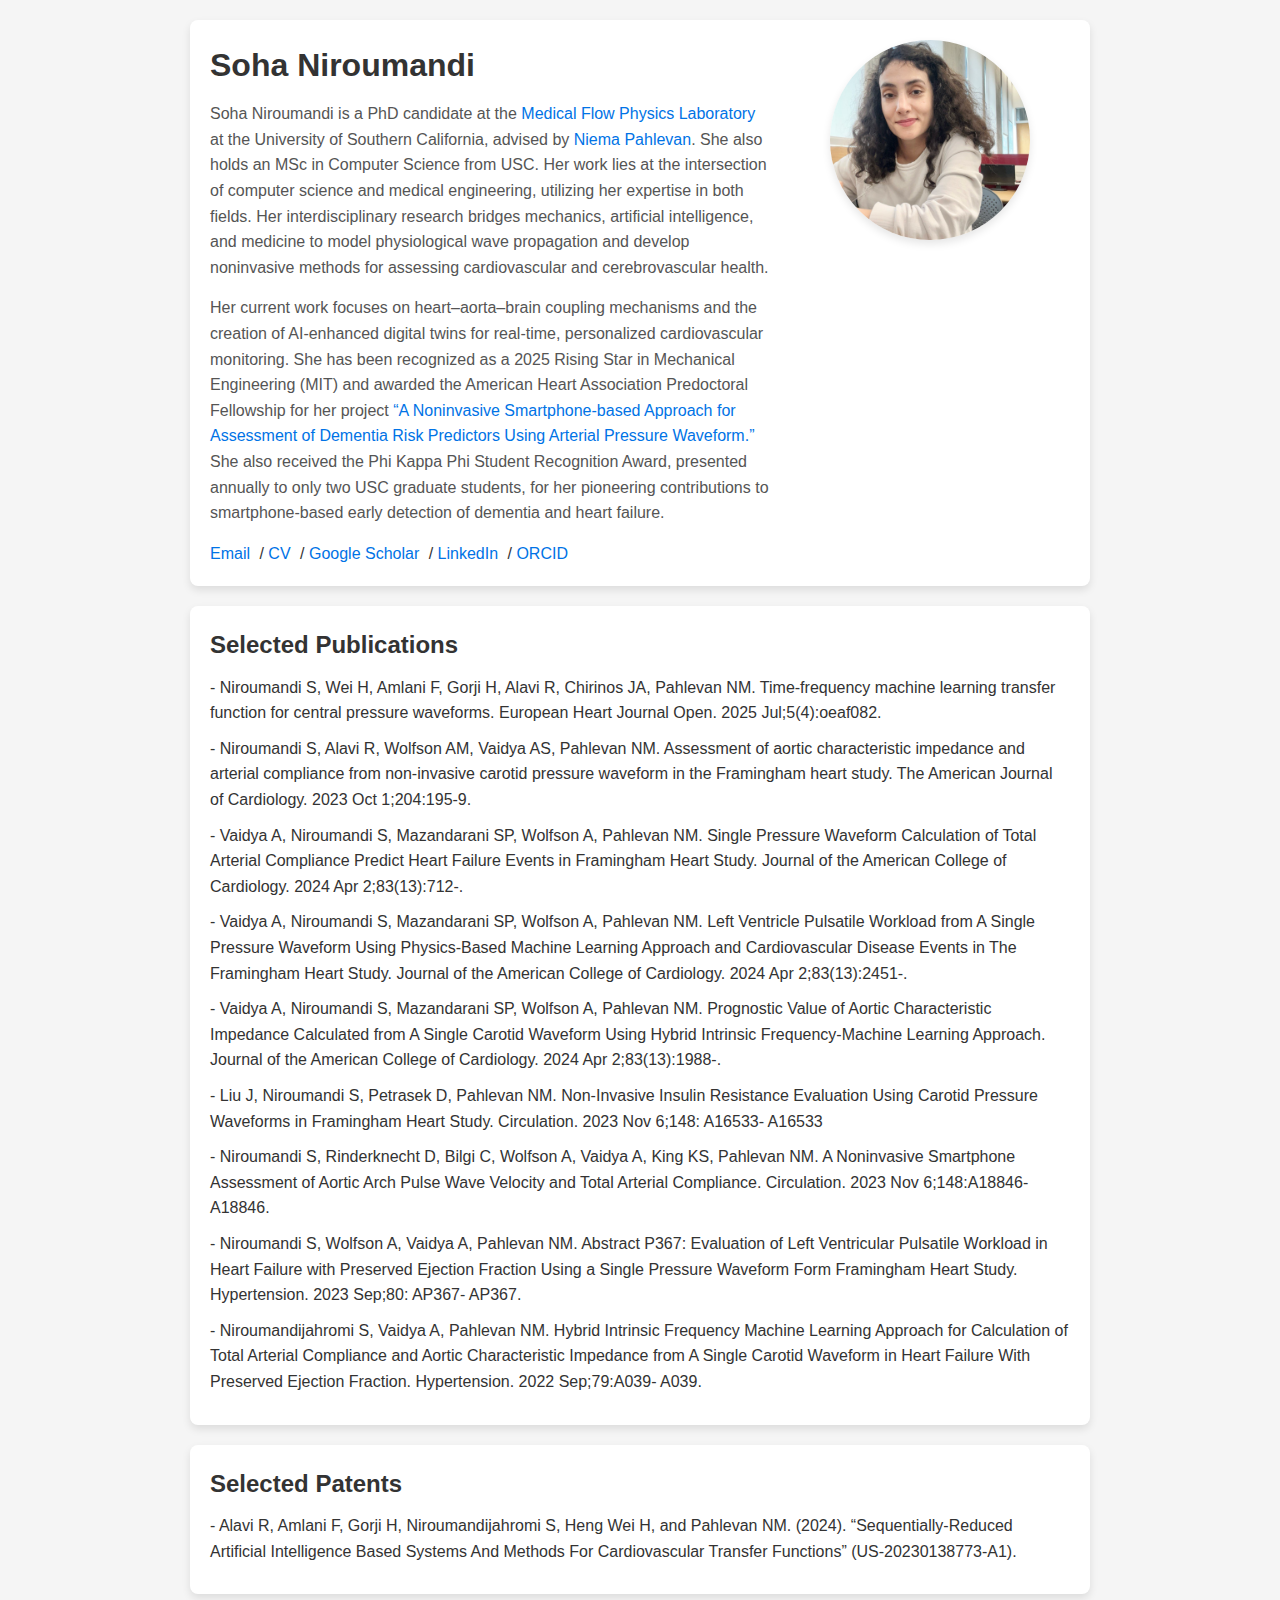
<file: index.html>
<!DOCTYPE html>
<html lang="en">
<head>
  <meta charset="UTF-8">
  <meta name="viewport" content="width=device-width, initial-scale=1.0">

  <!-- Google Analytics -->
  <script async src="https://www.googletagmanager.com/gtag/js?id=G-BNXSEC1LFQ"></script>
  <script>
    window.dataLayer = window.dataLayer || [];
    function gtag(){dataLayer.push(arguments);}
    gtag('js', new Date());
    gtag('config', 'G-BNXSEC1LFQ');
  </script>
  <!-- End Google Analytics -->

  <!-- Page Title -->
  <title>Soha Niroumandi | Research Scientist & PhD Student</title>

  <!-- SEO Meta Tags -->
  <meta name="description" content="Official page of Soha Niroumandi, PhD candidate at USC focusing on AI and biomechanics.">
  <meta name="keywords" content="Soha Niroumandi, USC, biomechanics, cardiovascular modeling, AI in medicine, research scientist">
  <meta name="robots" content="index, follow">
  <link rel="canonical" href="https://sohaniroumandi.github.io/">

  <!-- Open Graph / Social Preview -->
  <meta property="og:title" content="Soha Niroumandi | Research Scientist & PhD Student">
  <meta property="og:description" content="Official page of Soha Niroumandi, PhD candidate at USC focusing on AI and biomechanics.">
  <meta property="og:url" content="https://sohaniroumandi.github.io/">
  <meta property="og:type" content="website">
  <meta property="og:image" content="https://sohaniroumandi.github.io/images/profile.jpg">

  <!-- Stylesheet -->
  <link rel="stylesheet" href="style.css">
</head>
<body>
    <div class="container">
        <div class="profile-header">
            <h1>Soha Niroumandi</h1>
            <p> Soha Niroumandi is a PhD candidate at the <a href="https://pahlevan.usc.edu/">Medical Flow 
                Physics Laboratory</a> at the University of Southern California, advised by <a href="https://viterbi.usc.edu/directory/cv/pahlevan_niema_cv.pdf">Niema
                     Pahlevan</a>. She also holds an MSc in Computer Science from USC. Her work lies at the intersection of computer science and medical engineering,
                      utilizing her expertise in both fields. Her interdisciplinary research bridges mechanics, artificial intelligence, and medicine to model 
                      physiological wave propagation and develop noninvasive methods for assessing cardiovascular and cerebrovascular health.</p>
            <p>Her current work focuses on heart–aorta–brain coupling mechanisms and the creation of AI-enhanced digital twins for real-time, personalized
                 cardiovascular monitoring. She has been recognized as a 2025 Rising Star in Mechanical Engineering (MIT) and awarded the American Heart
                  Association Predoctoral Fellowship for her project <a href="https://viterbischool.usc.edu/news/2024/05/health-at-hand-smartphone-powered-dementia-detection/">“A Noninvasive Smartphone-based Approach for Assessment of Dementia Risk Predictors Using Arterial Pressure Waveform.”</a> She also
                      received the Phi Kappa Phi Student Recognition Award, presented annually to only two USC graduate students, for her pioneering 
                      contributions to smartphone-based early detection of dementia and heart failure.</p>
            <div class="links">
                <a href="mailto:snirouma@usc.edu">Email</a> /
                <a href="files/Soha_CV25.pdf">CV</a> /
                <a href="https://scholar.google.com/citations?user=vkmBf1YAAAAJ&hl=en">Google Scholar</a> /
                <a href="https://www.linkedin.com/in/soha-niroumandi">LinkedIn</a> /
                <a href="https://orcid.org/0000-0002-6940-3698">ORCID</a>
            </div>
        </div>
        <div class="profile-image">
            <img src="files/profile4.jpg" alt="Soha">
        </div>
    </div>

    <div class="publications">
        <h2>Selected Publications</h2>
        <p>- Niroumandi S, Wei H, Amlani F, Gorji H, Alavi R, Chirinos JA, Pahlevan NM. Time-frequency machine learning transfer function for central pressure waveforms. European Heart Journal Open. 2025 Jul;5(4):oeaf082.</p>
        <p>- Niroumandi S, Alavi R, Wolfson AM, Vaidya AS, Pahlevan NM. Assessment of aortic characteristic impedance and arterial compliance from non-invasive carotid pressure waveform in the Framingham heart study. The American Journal of Cardiology. 2023 Oct 1;204:195-9.</p>
        <p>- Vaidya A, Niroumandi S, Mazandarani SP, Wolfson A, Pahlevan NM. Single Pressure Waveform Calculation of Total Arterial Compliance Predict Heart Failure Events in Framingham Heart Study. Journal of the American College of Cardiology. 2024 Apr 2;83(13):712-.<p>
        <p>- Vaidya A, Niroumandi S, Mazandarani SP, Wolfson A, Pahlevan NM. Left Ventricle Pulsatile Workload from A Single Pressure Waveform Using Physics-Based Machine Learning Approach and Cardiovascular Disease Events in The Framingham Heart Study. Journal of the American College of Cardiology. 2024 Apr 2;83(13):2451-.<p>
        <p>- Vaidya A, Niroumandi S, Mazandarani SP, Wolfson A, Pahlevan NM. Prognostic Value of Aortic Characteristic Impedance Calculated from A Single Carotid Waveform Using Hybrid Intrinsic Frequency-Machine Learning Approach. Journal of the American College of Cardiology. 2024 Apr 2;83(13):1988-.<p>
        <p>- Liu J, Niroumandi S, Petrasek D, Pahlevan NM. Non-Invasive Insulin Resistance Evaluation Using Carotid Pressure Waveforms in Framingham Heart Study. Circulation. 2023 Nov 6;148: A16533- A16533<p>
        <p>- Niroumandi S, Rinderknecht D, Bilgi C, Wolfson A, Vaidya A, King KS, Pahlevan NM. A Noninvasive Smartphone Assessment of Aortic Arch Pulse Wave Velocity and Total Arterial Compliance. Circulation. 2023 Nov 6;148:A18846-A18846.<p>
        <p>- Niroumandi S, Wolfson A, Vaidya A, Pahlevan NM. Abstract P367: Evaluation of Left Ventricular Pulsatile Workload in Heart Failure with Preserved Ejection Fraction Using a Single Pressure Waveform Form Framingham Heart Study. Hypertension. 2023 Sep;80: AP367- AP367.<p>
        <p>- Niroumandijahromi S, Vaidya A, Pahlevan NM. Hybrid Intrinsic Frequency Machine Learning Approach for Calculation of Total Arterial Compliance and Aortic Characteristic Impedance from A Single Carotid Waveform in Heart Failure With Preserved Ejection Fraction. Hypertension. 2022 Sep;79:A039- A039.<p>
    </div>

    <div class="publications">
        <h2>Selected Patents</h2>
        <p>- Alavi R, Amlani F, Gorji H, Niroumandijahromi S, Heng Wei H, and Pahlevan NM. (2024). “Sequentially-Reduced Artificial Intelligence Based Systems And Methods For Cardiovascular Transfer Functions” (US-20230138773-A1).</p>
    </div>
</body>
</html>
</file>
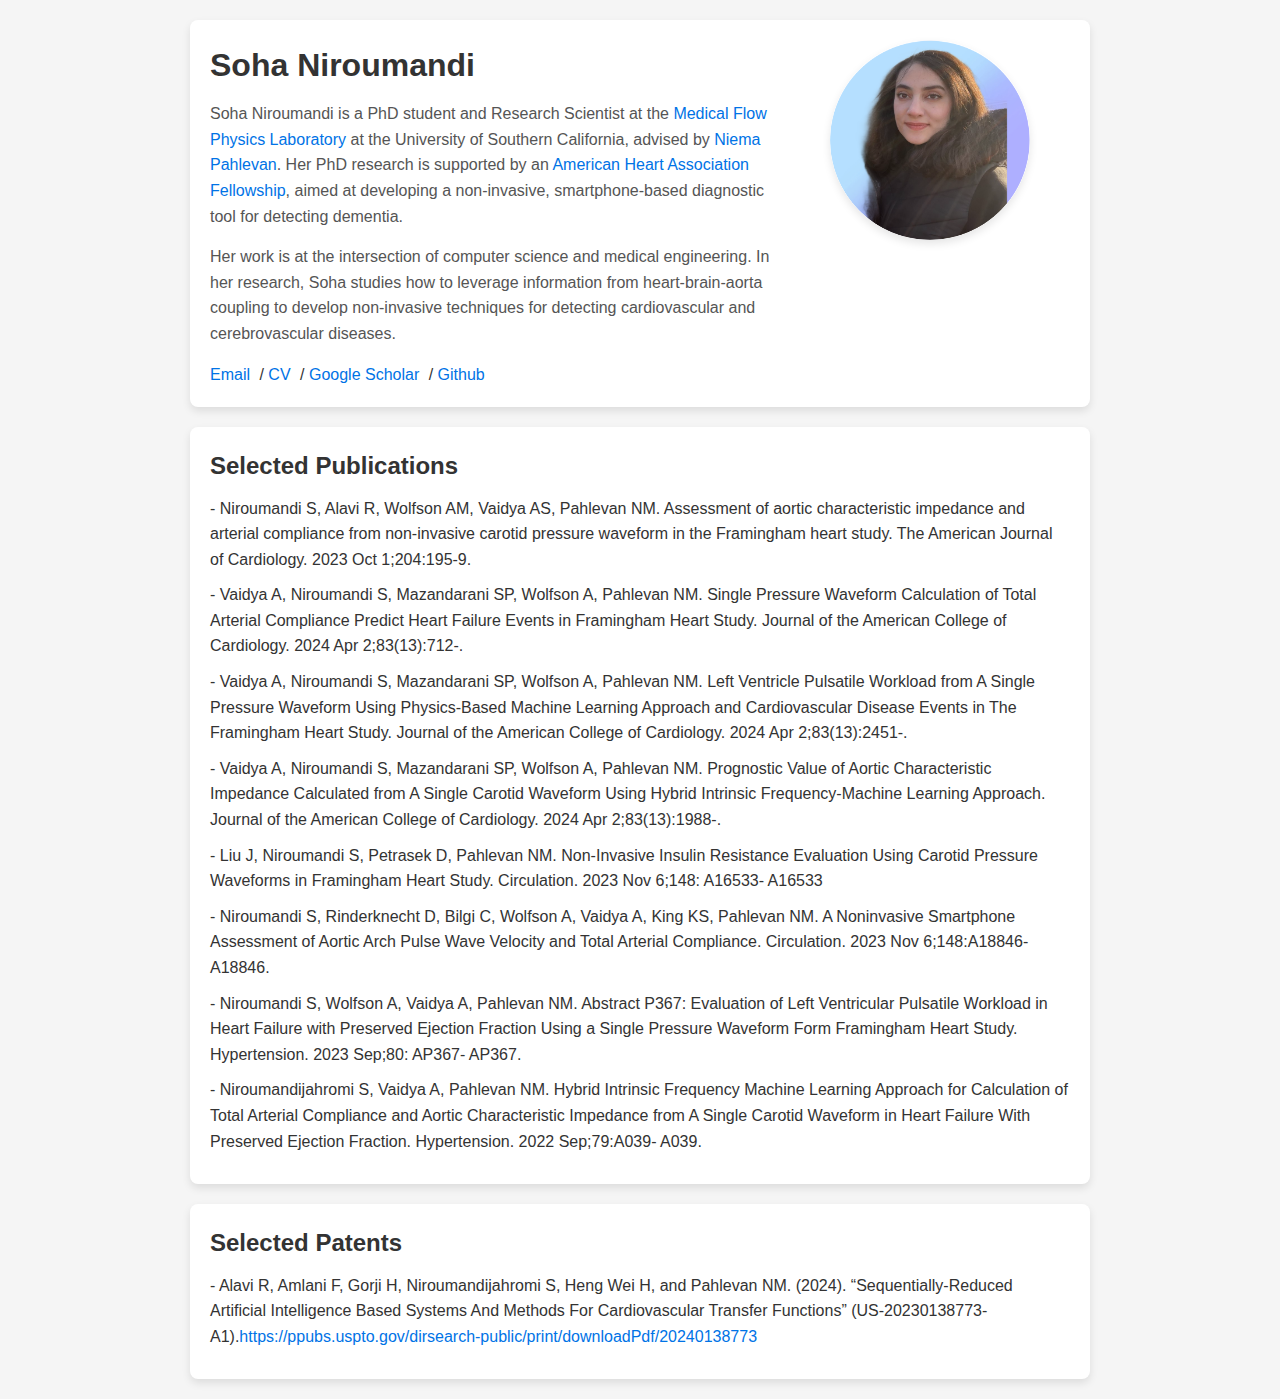
<file: home_page.html>
<!DOCTYPE html>
<html lang="en">
<head>
    <meta charset="UTF-8">
    <meta name="viewport" content="width=device-width, initial-scale=1.0">
    <title>Soha Niroumandi</title>
    <link rel="stylesheet" href="style.css">
</head>
<body>
    <div class="container">
        <div class="profile-header">
            <h1>Soha Niroumandi</h1>
            <p> Soha Niroumandi is a PhD student and Research Scientist at the <a href="https://pahlevan.usc.edu/">Medical Flow Physics Laboratory</a> at the University of Southern California, advised by <a href="https://viterbi.usc.edu/directory/cv/pahlevan_niema_cv.pdf">Niema Pahlevan</a>. Her PhD research is supported by an <a href="https://viterbischool.usc.edu/news/2024/05/health-at-hand-smartphone-powered-dementia-detection/">American Heart Association Fellowship</a>, aimed at developing a non-invasive, smartphone-based diagnostic tool for detecting dementia.</p>
            <p>Her work is at the intersection of computer science and medical engineering. In her research, Soha studies how to leverage information from heart-brain-aorta coupling to develop non-invasive techniques for detecting cardiovascular and cerebrovascular diseases.</p>
            <div class="links">
                <a href="mailto:snirouma@usc.edu">Email</a> /
                <a href="files/Soha_CV.pdf">CV</a> /
                <a href="https://scholar.google.com/citations?user=vkmBf1YAAAAJ&hl=en">Google Scholar</a> /
                <a href="https://github.com/SohaNiroumandi">Github</a>
            </div>
        </div>
        <div class="profile-image">
            <img src="files/profile3.png" alt="Soha">
        </div>
    </div>

    <div class="publications">
        <h2>Selected Publications</h2>
        <p>- Niroumandi S, Alavi R, Wolfson AM, Vaidya AS, Pahlevan NM. Assessment of aortic characteristic impedance and arterial compliance from non-invasive carotid pressure waveform in the Framingham heart study. The American Journal of Cardiology. 2023 Oct 1;204:195-9.</p>
        <p>- Vaidya A, Niroumandi S, Mazandarani SP, Wolfson A, Pahlevan NM. Single Pressure Waveform Calculation of Total Arterial Compliance Predict Heart Failure Events in Framingham Heart Study. Journal of the American College of Cardiology. 2024 Apr 2;83(13):712-.<p>
        <p>- Vaidya A, Niroumandi S, Mazandarani SP, Wolfson A, Pahlevan NM. Left Ventricle Pulsatile Workload from A Single Pressure Waveform Using Physics-Based Machine Learning Approach and Cardiovascular Disease Events in The Framingham Heart Study. Journal of the American College of Cardiology. 2024 Apr 2;83(13):2451-.<p>
        <p>- Vaidya A, Niroumandi S, Mazandarani SP, Wolfson A, Pahlevan NM. Prognostic Value of Aortic Characteristic Impedance Calculated from A Single Carotid Waveform Using Hybrid Intrinsic Frequency-Machine Learning Approach. Journal of the American College of Cardiology. 2024 Apr 2;83(13):1988-.<p>
        <p>- Liu J, Niroumandi S, Petrasek D, Pahlevan NM. Non-Invasive Insulin Resistance Evaluation Using Carotid Pressure Waveforms in Framingham Heart Study. Circulation. 2023 Nov 6;148: A16533- A16533<p>
        <p>- Niroumandi S, Rinderknecht D, Bilgi C, Wolfson A, Vaidya A, King KS, Pahlevan NM. A Noninvasive Smartphone Assessment of Aortic Arch Pulse Wave Velocity and Total Arterial Compliance. Circulation. 2023 Nov 6;148:A18846-A18846.<p>
        <p>- Niroumandi S, Wolfson A, Vaidya A, Pahlevan NM. Abstract P367: Evaluation of Left Ventricular Pulsatile Workload in Heart Failure with Preserved Ejection Fraction Using a Single Pressure Waveform Form Framingham Heart Study. Hypertension. 2023 Sep;80: AP367- AP367.<p>
        <p>- Niroumandijahromi S, Vaidya A, Pahlevan NM. Hybrid Intrinsic Frequency Machine Learning Approach for Calculation of Total Arterial Compliance and Aortic Characteristic Impedance from A Single Carotid Waveform in Heart Failure With Preserved Ejection Fraction. Hypertension. 2022 Sep;79:A039- A039.<p>
    </div>

    <div class="publications">
        <h2>Selected Patents</h2>
        <p>- Alavi R, Amlani F, Gorji H, Niroumandijahromi S, Heng Wei H, and Pahlevan NM. (2024). “Sequentially-Reduced Artificial Intelligence Based Systems And Methods For Cardiovascular Transfer Functions” (US-20230138773-A1).<a href="https://ppubs.uspto.gov/dirsearch-public/print/downloadPdf/20240138773">https://ppubs.uspto.gov/dirsearch-public/print/downloadPdf/20240138773</a></p>
    </div>
</body>
</html>
</file>
<file: style.css>
* {
    box-sizing: border-box;
    margin: 0;
    padding: 0;
}

body {
    font-family: Arial, sans-serif;
    line-height: 1.6;
    color: #333;
    background-color: #f5f5f5;
    padding: 20px;
}

.container {
    display: flex;
    align-items: flex-start;
    max-width: 900px;
    margin: auto;
    background-color: #fff;
    padding: 20px;
    border-radius: 8px;
    box-shadow: 0 4px 8px rgba(0, 0, 0, 0.1);
}

.profile-header {
    flex: 2;
    padding-right: 20px;
}

.profile-header h1 {
    font-size: 2em;
    margin-bottom: 10px;
}

.profile-header p {
    margin-bottom: 15px;
    color: #555;
}

.profile-header a {
    color: #0073e6;
    text-decoration: none;
}

.profile-header a:hover {
    text-decoration: underline;
}

.links {
    margin-top: 15px;
}

.links a {
    color: #0073e6;
    text-decoration: none;
    margin-right: 5px;
}

.links a:hover {
    text-decoration: underline;
}

.profile-image {
    flex: 1;
    text-align: center;
}

.profile-image img {
    width: 200px;   /* previously 150px */
    height: 200px;  /* previously 150px */
    border-radius: 50%;
    object-fit: cover;
    box-shadow: 0 4px 8px rgba(0, 0, 0, 0.1);
}

.publications {
    max-width: 900px;
    margin: 20px auto 0;
    background-color: #fff;
    padding: 20px;
    border-radius: 8px;
    box-shadow: 0 4px 8px rgba(0, 0, 0, 0.1);
}

.publications h2 {
    font-size: 1.5em;
    margin-bottom: 10px;
}

.publications p {
    margin-bottom: 10px;
}

.publications a {
    color: #0073e6;
    text-decoration: none;
}

.publications a:hover {
    text-decoration: underline;
}
</file>
